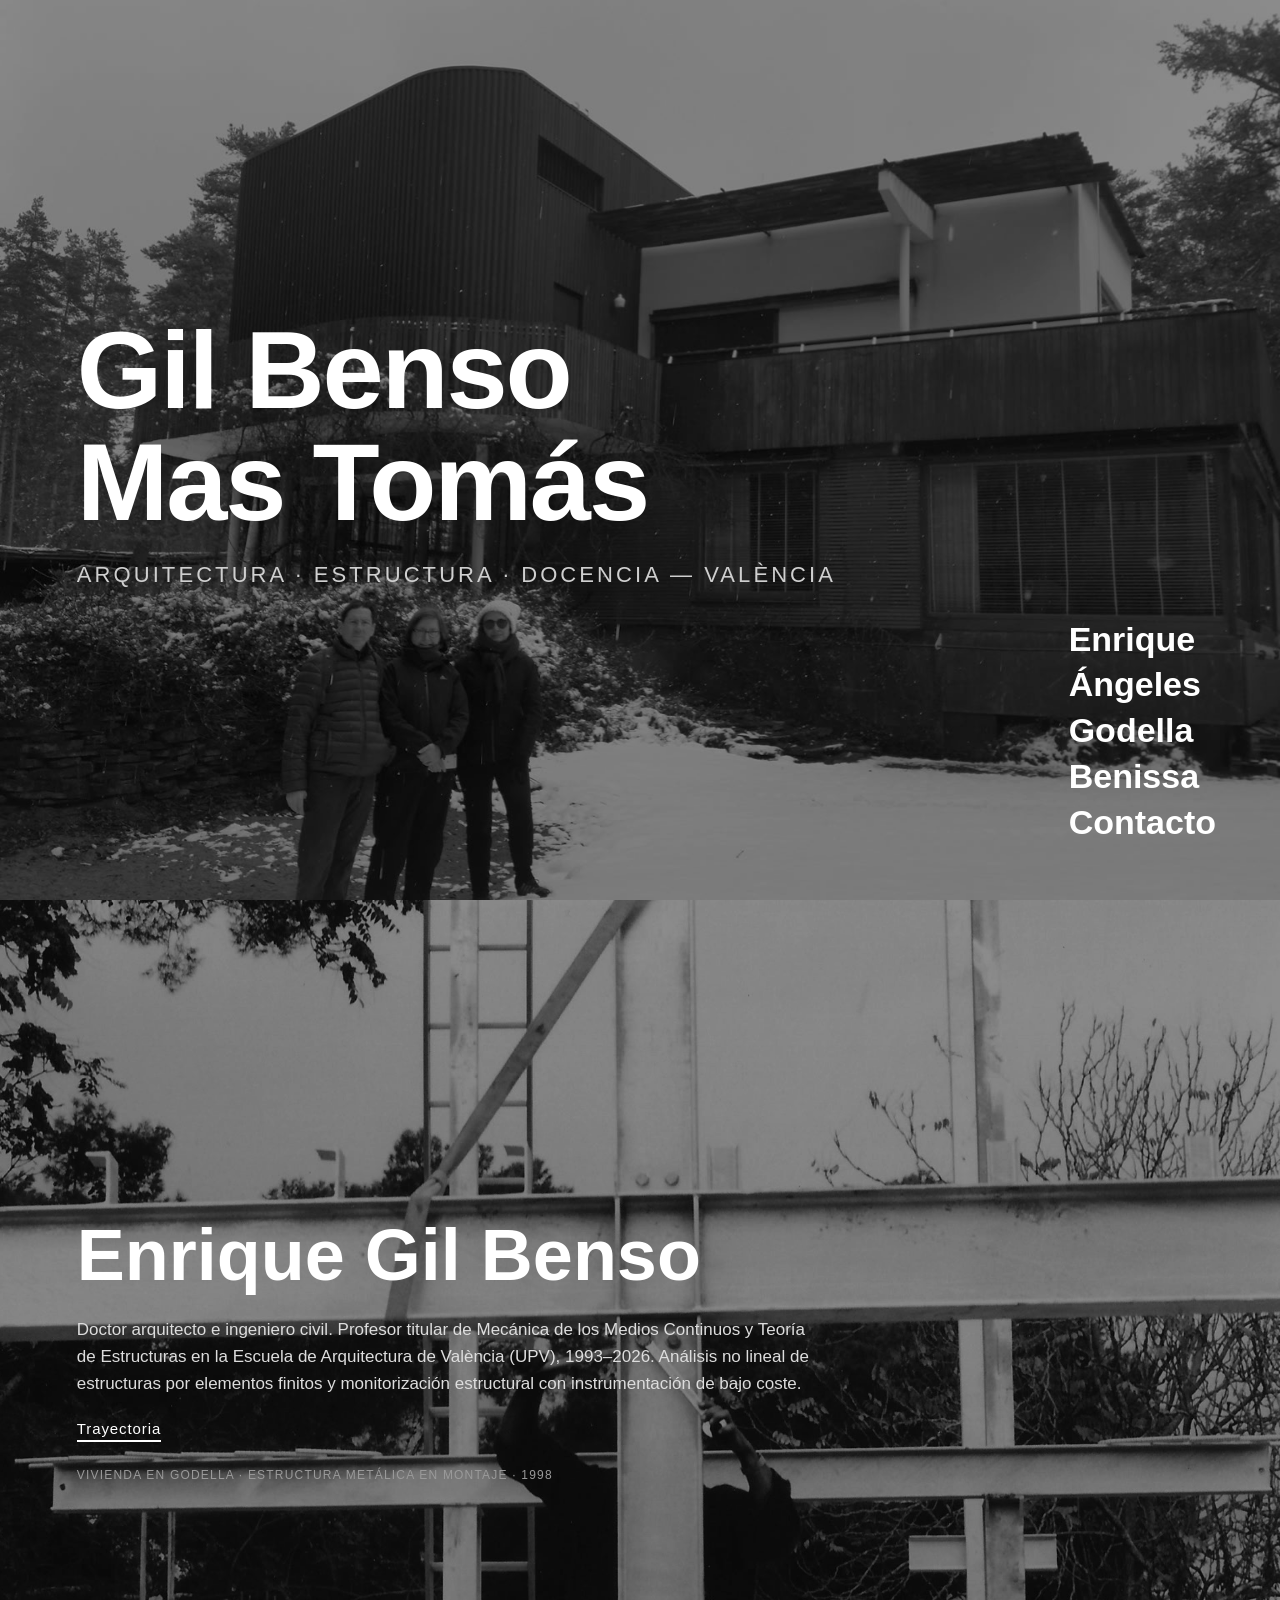
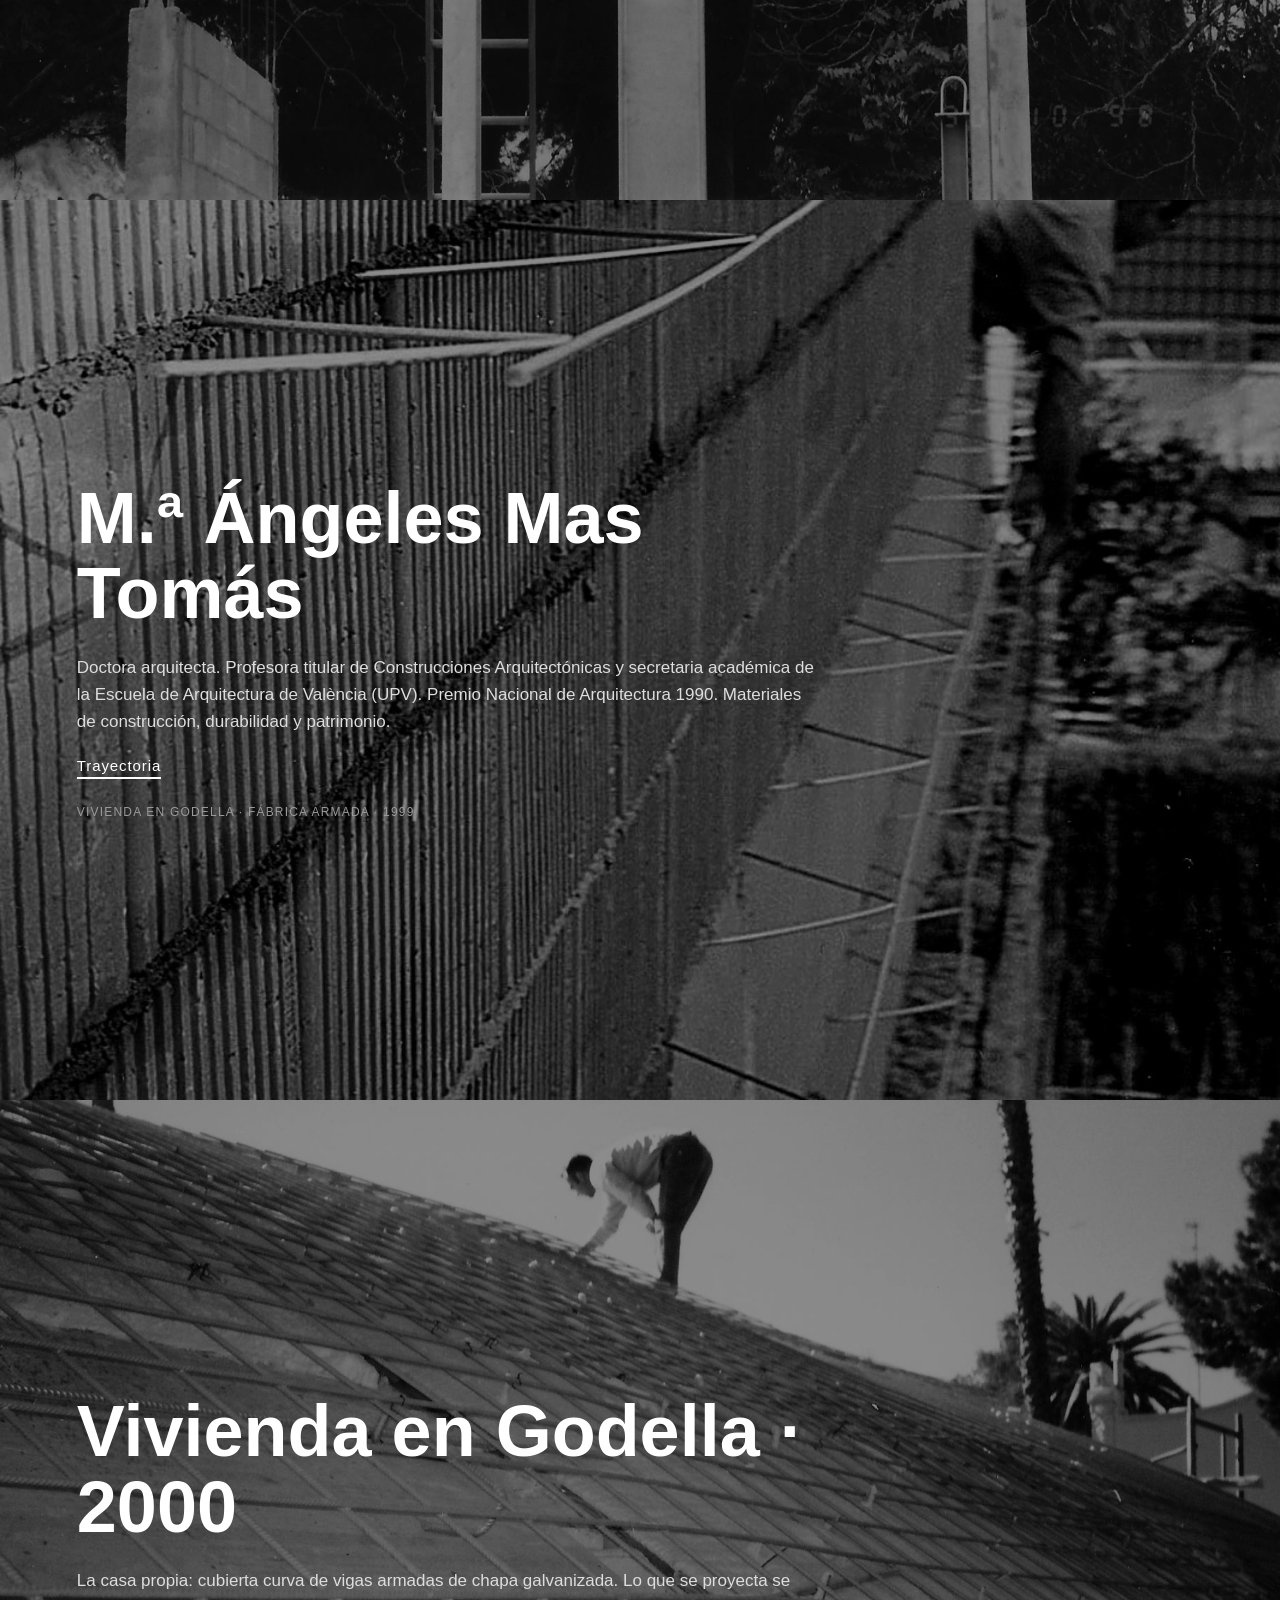
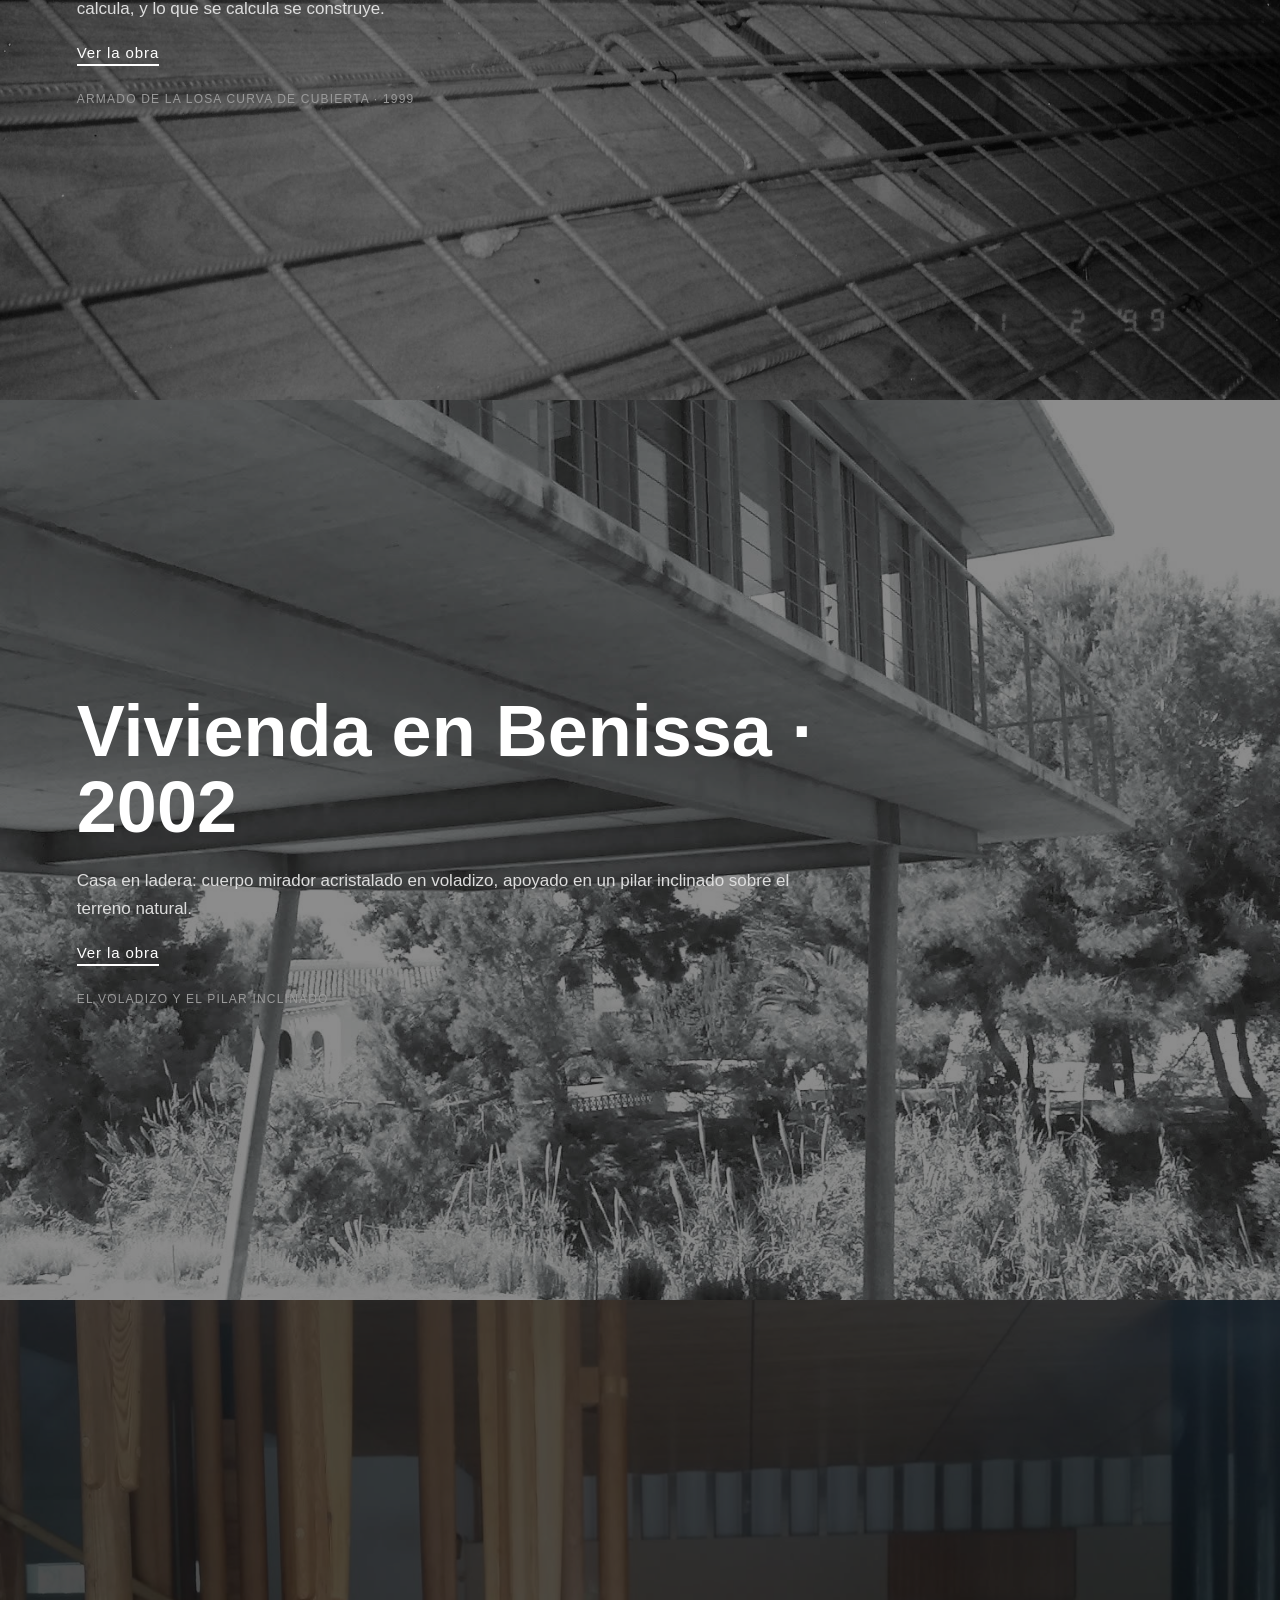
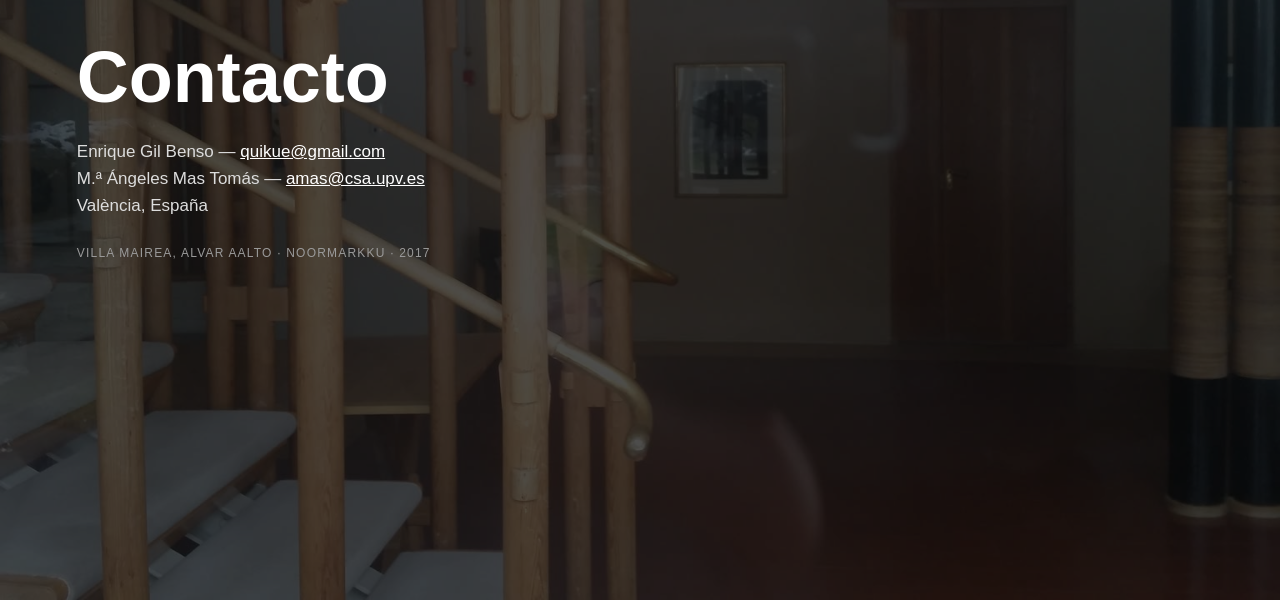
<file: index.html>
<!DOCTYPE html>
<html lang="es" class="snap">
<head>
<meta charset="utf-8">
<meta name="viewport" content="width=device-width, initial-scale=1">
<title>Gil Benso · Mas Tomás — arquitectura y estructura · València</title>
<meta name="description" content="Enrique Gil Benso y M.ª Ángeles Mas Tomás, doctores arquitectos y profesores de la Universitat Politècnica de València. Obra construida, estructuras, materiales y docencia.">
<meta property="og:title" content="Gil Benso · Mas Tomás — arquitectura y estructura">
<meta property="og:description" content="Doctores arquitectos, Universitat Politècnica de València. Obra construida, estructuras, materiales y docencia.">
<meta property="og:image" content="https://www.quikue.es/assets/mairea_tres_bn.jpg">
<meta property="og:url" content="https://www.quikue.es/">
<link rel="icon" type="image/svg+xml" href="favicon.svg">
<link rel="stylesheet" href="estilo.css">
</head>
<body>

<nav class="menu" aria-label="Secciones">
  <a href="#enrique">Enrique</a>
  <a href="#angeles">Ángeles</a>
  <a href="godella.html">Godella</a>
  <a href="benissa.html">Benissa</a>
  <a href="#contacto">Contacto</a>
</nav>

<section class="pantalla" id="portada">
  <img class="fondo" src="assets/mairea_tres_bn.jpg" alt="Ante la Villa Mairea de Alvar Aalto, Noormarkku, 2017">
  <div class="marca">
    Gil Benso<br>Mas Tomás
    <small>Arquitectura · Estructura · Docencia — València</small>
  </div>
</section>

<section class="pantalla" id="enrique">
  <img class="fondo" src="assets/obra_11.jpg" alt="Montaje de la estructura metálica de la vivienda en Godella, 1998">
  <div class="pie">
    <h2>Enrique Gil Benso</h2>
    <p>Doctor arquitecto e ingeniero civil. Profesor titular de Mecánica de los
    Medios Continuos y Teoría de Estructuras en la Escuela de Arquitectura de
    València (UPV), 1993–2026. Análisis no lineal de estructuras por elementos
    finitos y monitorización estructural con instrumentación de bajo coste.</p>
    <a class="mas" href="enrique.html">Trayectoria</a>
    <div class="ficha">Vivienda en Godella · estructura metálica en montaje · 1998</div>
  </div>
</section>

<section class="pantalla" id="angeles">
  <img class="fondo" src="assets/obra_muro_bn.jpg" alt="Fábrica armada en ejecución, vivienda en Godella, 1999">
  <div class="pie">
    <h2>M.ª Ángeles Mas Tomás</h2>
    <p>Doctora arquitecta. Profesora titular de Construcciones Arquitectónicas
    y secretaria académica de la Escuela de Arquitectura de València (UPV).
    Premio Nacional de Arquitectura 1990. Materiales de construcción,
    durabilidad y patrimonio.</p>
    <a class="mas" href="angeles.html">Trayectoria</a>
    <div class="ficha">Vivienda en Godella · fábrica armada · 1999</div>
  </div>
</section>

<section class="pantalla" id="godella">
  <img class="fondo" src="assets/obra_lamina_bn.jpg" alt="Armado de la losa curva de cubierta, vivienda en Godella, 1999">
  <div class="pie">
    <h2>Vivienda en Godella · 2000</h2>
    <p>La casa propia: cubierta curva de vigas armadas de chapa galvanizada.
    Lo que se proyecta se calcula, y lo que se calcula se construye.</p>
    <a class="mas" href="godella.html">Ver la obra</a>
    <div class="ficha">Armado de la losa curva de cubierta · 1999</div>
  </div>
</section>

<section class="pantalla" id="benissa">
  <img class="fondo" src="assets/benissa_pilar_bn.jpg" alt="Cuerpo volado sobre pilar inclinado, vivienda en Benissa, 2002">
  <div class="pie">
    <h2>Vivienda en Benissa · 2002</h2>
    <p>Casa en ladera: cuerpo mirador acristalado en voladizo, apoyado en un
    pilar inclinado sobre el terreno natural.</p>
    <a class="mas" href="benissa.html">Ver la obra</a>
    <div class="ficha">El voladizo y el pilar inclinado</div>
  </div>
</section>

<section class="pantalla" id="contacto">
  <img class="fondo" src="assets/mairea_escalera_color.jpg" alt="Escalera de la Villa Mairea, Alvar Aalto" style="opacity:.3">
  <div class="pie">
    <h2>Contacto</h2>
    <p>Enrique Gil Benso — <a href="mailto:quikue@gmail.com">quikue@gmail.com</a><br>
    M.ª Ángeles Mas Tomás — <a href="mailto:amas@csa.upv.es">amas@csa.upv.es</a><br>
    València, España</p>
    <div class="ficha">Villa Mairea, Alvar Aalto · Noormarkku · 2017</div>
  </div>
</section>

</body>
</html>
</file>
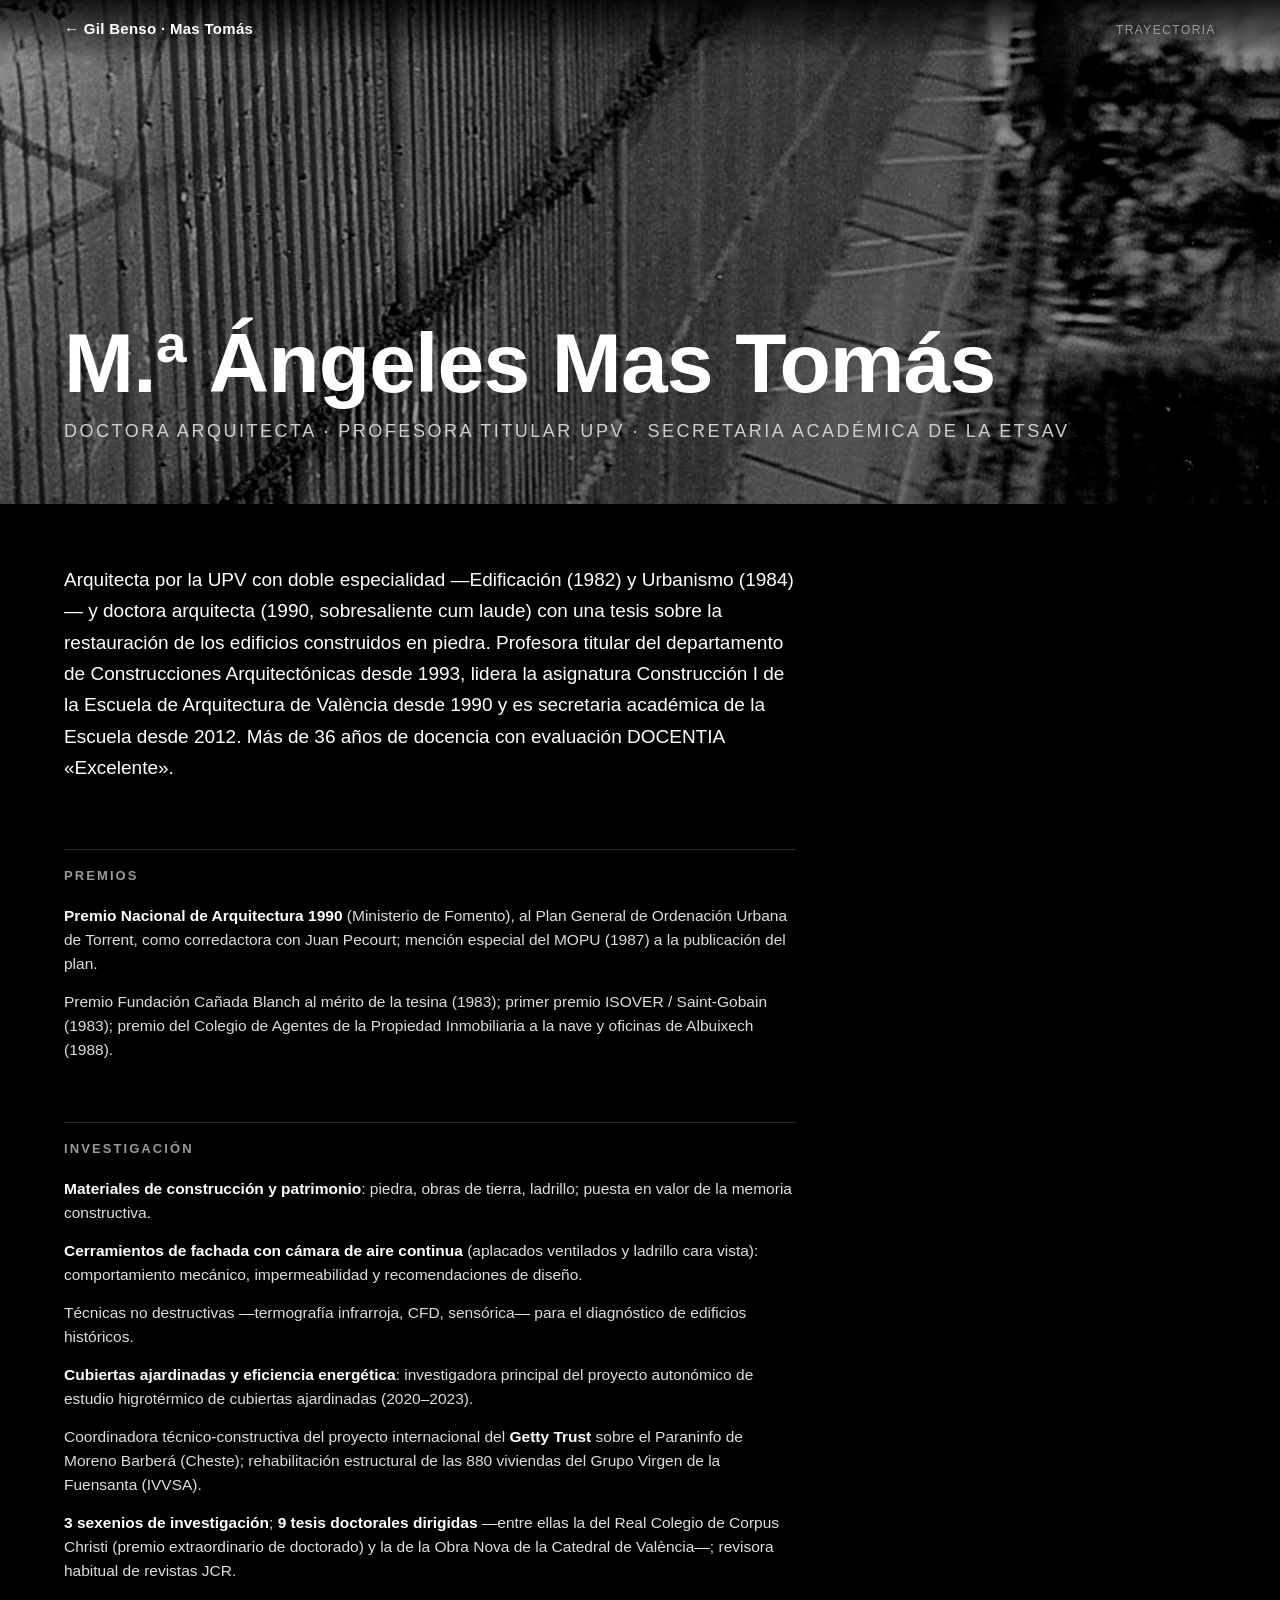
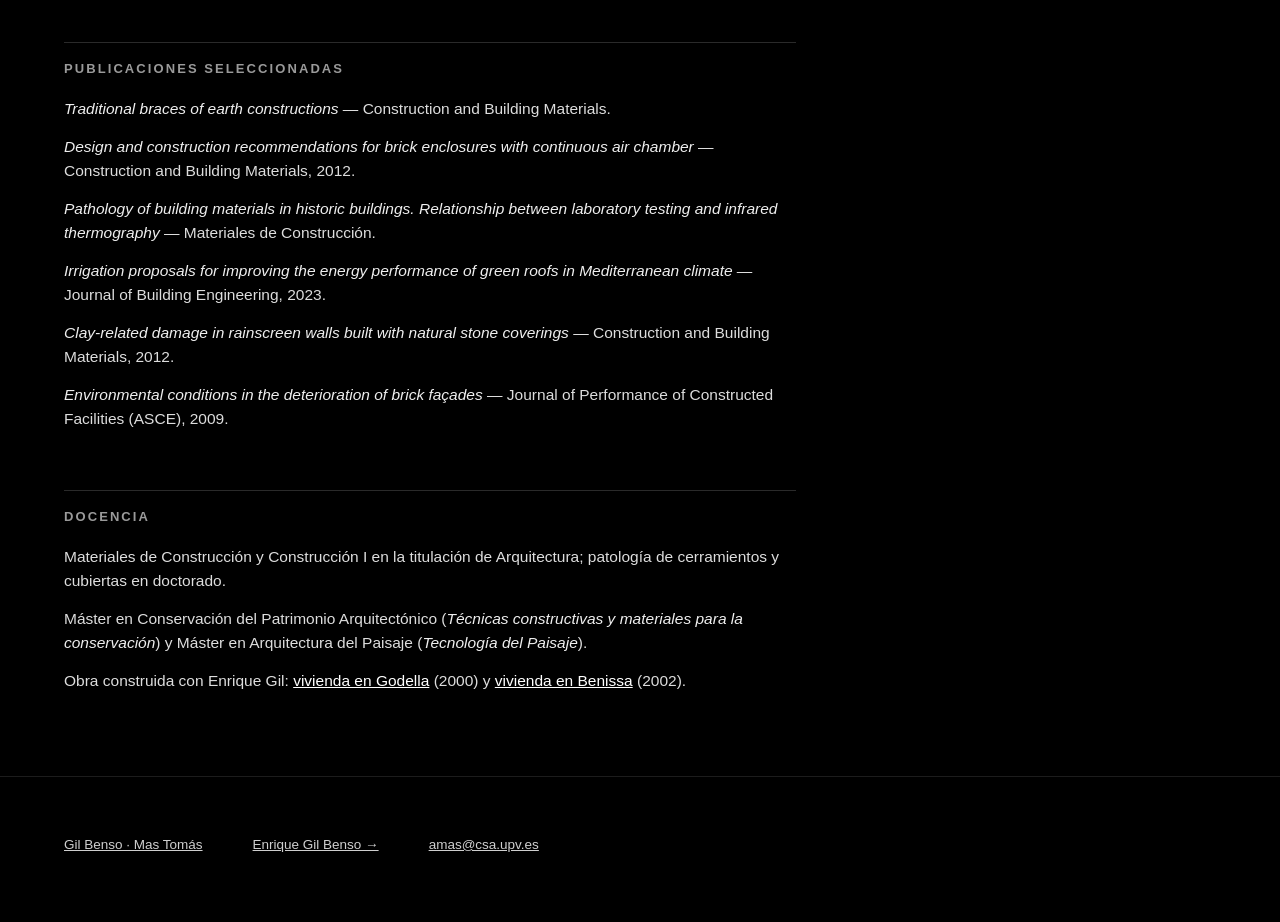
<file: angeles.html>
<!DOCTYPE html>
<html lang="es">
<head>
<meta charset="utf-8">
<meta name="viewport" content="width=device-width, initial-scale=1">
<title>M.ª Ángeles Mas Tomás — trayectoria</title>
<meta name="description" content="M.ª Ángeles Mas Tomás, doctora arquitecta. Profesora titular de Construcciones Arquitectónicas de la UPV, secretaria académica de la ETSAV. Premio Nacional de Arquitectura 1990.">
<link rel="icon" type="image/svg+xml" href="favicon.svg">
<link rel="stylesheet" href="estilo.css">
</head>
<body>

<header class="volver">
  <a href="index.html">← Gil Benso · Mas Tomás</a>
  <span class="tag">Trayectoria</span>
</header>

<div class="hero" style="height:56vh">
  <img src="assets/obra_muro_bn.jpg" alt="Fábrica armada en ejecución, vivienda en Godella, 1999">
  <h1>M.ª Ángeles Mas Tomás
    <small>Doctora arquitecta · Profesora titular UPV · Secretaria académica de la ETSAV</small>
  </h1>
</div>

<main class="texto">
  <p>Arquitecta por la UPV con doble especialidad —Edificación (1982) y
  Urbanismo (1984)— y doctora arquitecta (1990, sobresaliente cum laude) con
  una tesis sobre la restauración de los edificios construidos en piedra.
  Profesora titular del departamento de Construcciones Arquitectónicas desde
  1993, lidera la asignatura Construcción I de la Escuela de Arquitectura de
  València desde 1990 y es secretaria académica de la Escuela desde 2012. Más
  de 36 años de docencia con evaluación DOCENTIA «Excelente».</p>
</main>

<div class="seccion">
  <h2>Premios</h2>
  <ul>
    <li><b>Premio Nacional de Arquitectura 1990</b> (Ministerio de Fomento),
    al Plan General de Ordenación Urbana de Torrent, como corredactora con
    Juan Pecourt; mención especial del MOPU (1987) a la publicación del
    plan.</li>
    <li>Premio Fundación Cañada Blanch al mérito de la tesina (1983); primer
    premio ISOVER / Saint-Gobain (1983); premio del Colegio de Agentes de la
    Propiedad Inmobiliaria a la nave y oficinas de Albuixech (1988).</li>
  </ul>
</div>

<div class="seccion">
  <h2>Investigación</h2>
  <ul>
    <li><b>Materiales de construcción y patrimonio</b>: piedra, obras de
    tierra, ladrillo; puesta en valor de la memoria constructiva.</li>
    <li><b>Cerramientos de fachada con cámara de aire continua</b> (aplacados
    ventilados y ladrillo cara vista): comportamiento mecánico, impermeabilidad
    y recomendaciones de diseño.</li>
    <li>Técnicas no destructivas —termografía infrarroja, CFD, sensórica— para
    el diagnóstico de edificios históricos.</li>
    <li><b>Cubiertas ajardinadas y eficiencia energética</b>: investigadora
    principal del proyecto autonómico de estudio higrotérmico de cubiertas
    ajardinadas (2020–2023).</li>
    <li>Coordinadora técnico-constructiva del proyecto internacional del
    <b>Getty Trust</b> sobre el Paraninfo de Moreno Barberá (Cheste);
    rehabilitación estructural de las 880 viviendas del Grupo Virgen de la
    Fuensanta (IVVSA).</li>
    <li><b>3 sexenios de investigación</b>; <b>9 tesis doctorales dirigidas</b>
    —entre ellas la del Real Colegio de Corpus Christi (premio extraordinario
    de doctorado) y la de la Obra Nova de la Catedral de València—; revisora
    habitual de revistas JCR.</li>
  </ul>
</div>

<div class="seccion">
  <h2>Publicaciones seleccionadas</h2>
  <ul>
    <li><i>Traditional braces of earth constructions</i> — Construction and
    Building Materials.</li>
    <li><i>Design and construction recommendations for brick enclosures with
    continuous air chamber</i> — Construction and Building Materials, 2012.</li>
    <li><i>Pathology of building materials in historic buildings. Relationship
    between laboratory testing and infrared thermography</i> — Materiales de
    Construcción.</li>
    <li><i>Irrigation proposals for improving the energy performance of green
    roofs in Mediterranean climate</i> — Journal of Building Engineering, 2023.</li>
    <li><i>Clay-related damage in rainscreen walls built with natural stone
    coverings</i> — Construction and Building Materials, 2012.</li>
    <li><i>Environmental conditions in the deterioration of brick façades</i> —
    Journal of Performance of Constructed Facilities (ASCE), 2009.</li>
  </ul>
</div>

<div class="seccion">
  <h2>Docencia</h2>
  <ul>
    <li>Materiales de Construcción y Construcción I en la titulación de
    Arquitectura; patología de cerramientos y cubiertas en doctorado.</li>
    <li>Máster en Conservación del Patrimonio Arquitectónico (<i>Técnicas
    constructivas y materiales para la conservación</i>) y Máster en
    Arquitectura del Paisaje (<i>Tecnología del Paisaje</i>).</li>
    <li>Obra construida con Enrique Gil: <a href="godella.html">vivienda en
    Godella</a> (2000) y <a href="benissa.html">vivienda en Benissa</a> (2002).</li>
  </ul>
</div>

<footer class="pagina">
  <span><a href="index.html">Gil Benso · Mas Tomás</a></span>
  <span><a href="enrique.html">Enrique Gil Benso →</a></span>
  <span><a href="mailto:amas@csa.upv.es">amas@csa.upv.es</a></span>
</footer>

</body>
</html>
</file>
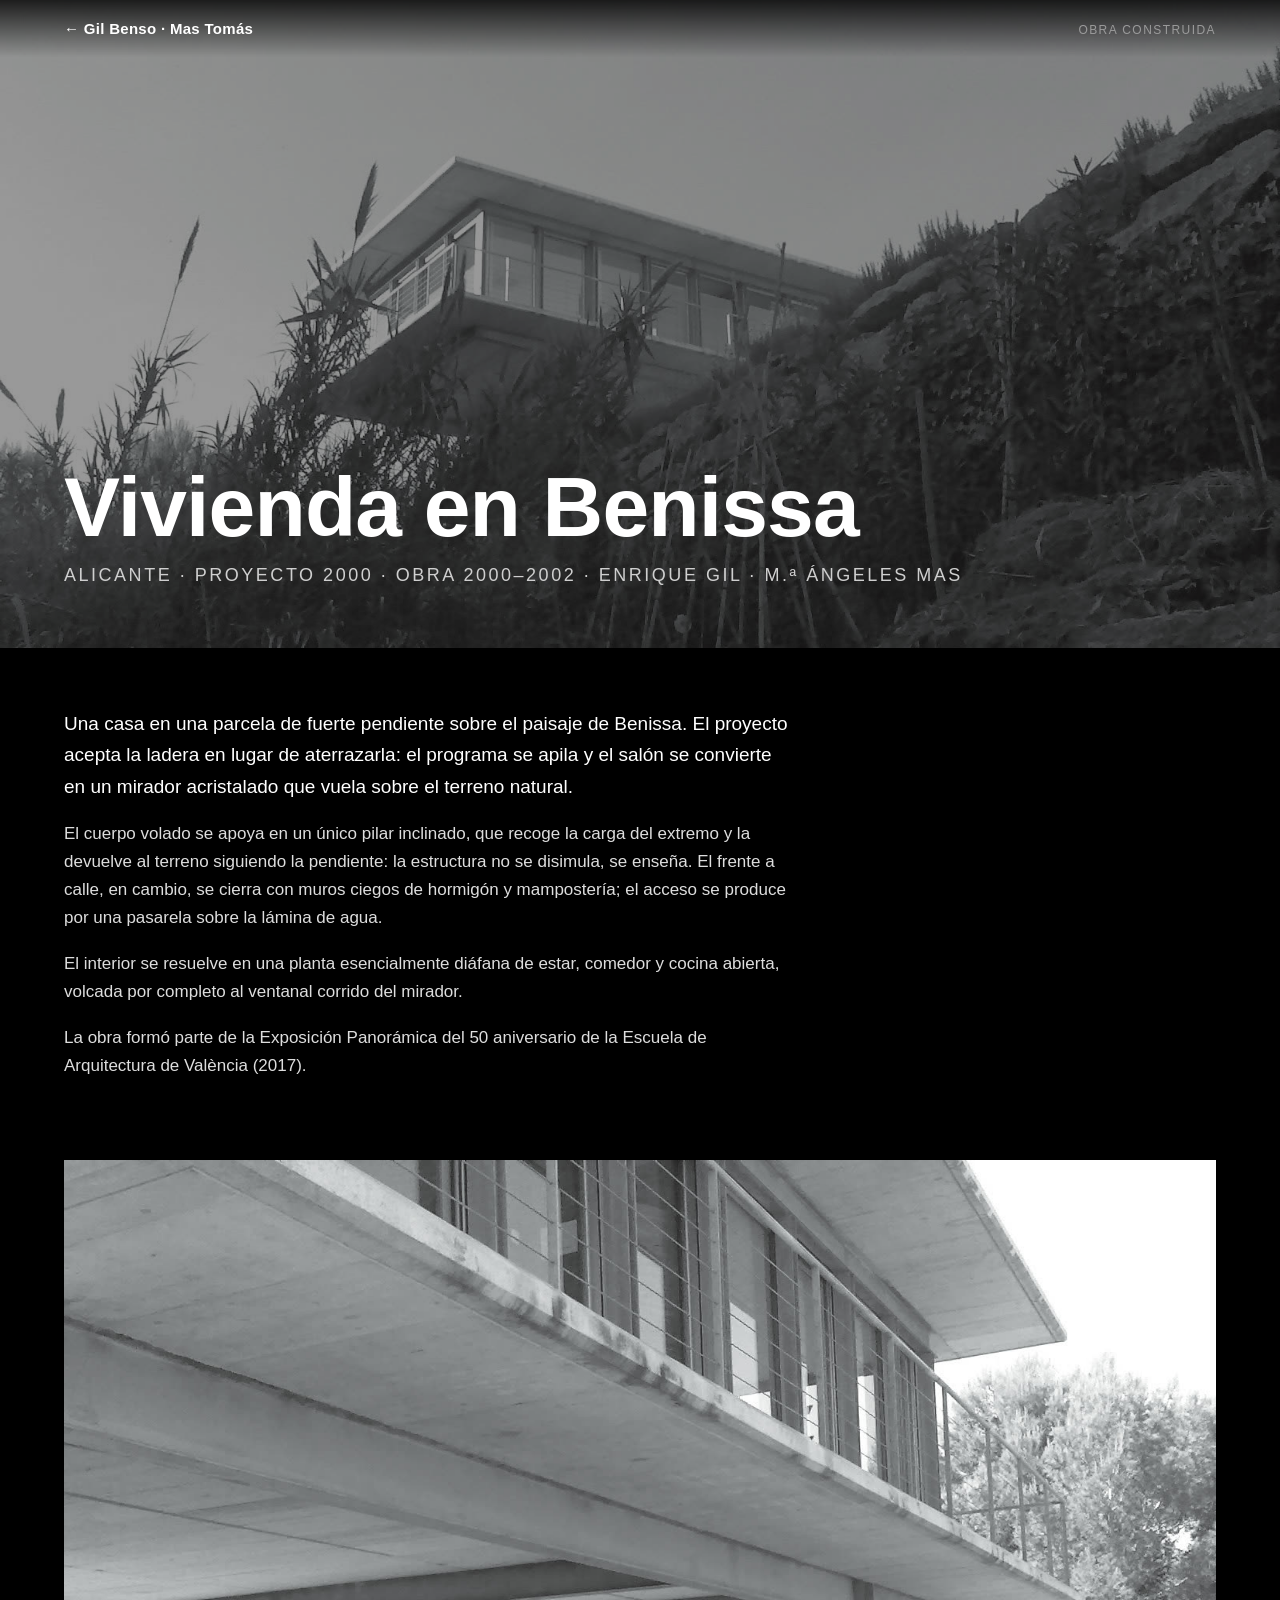
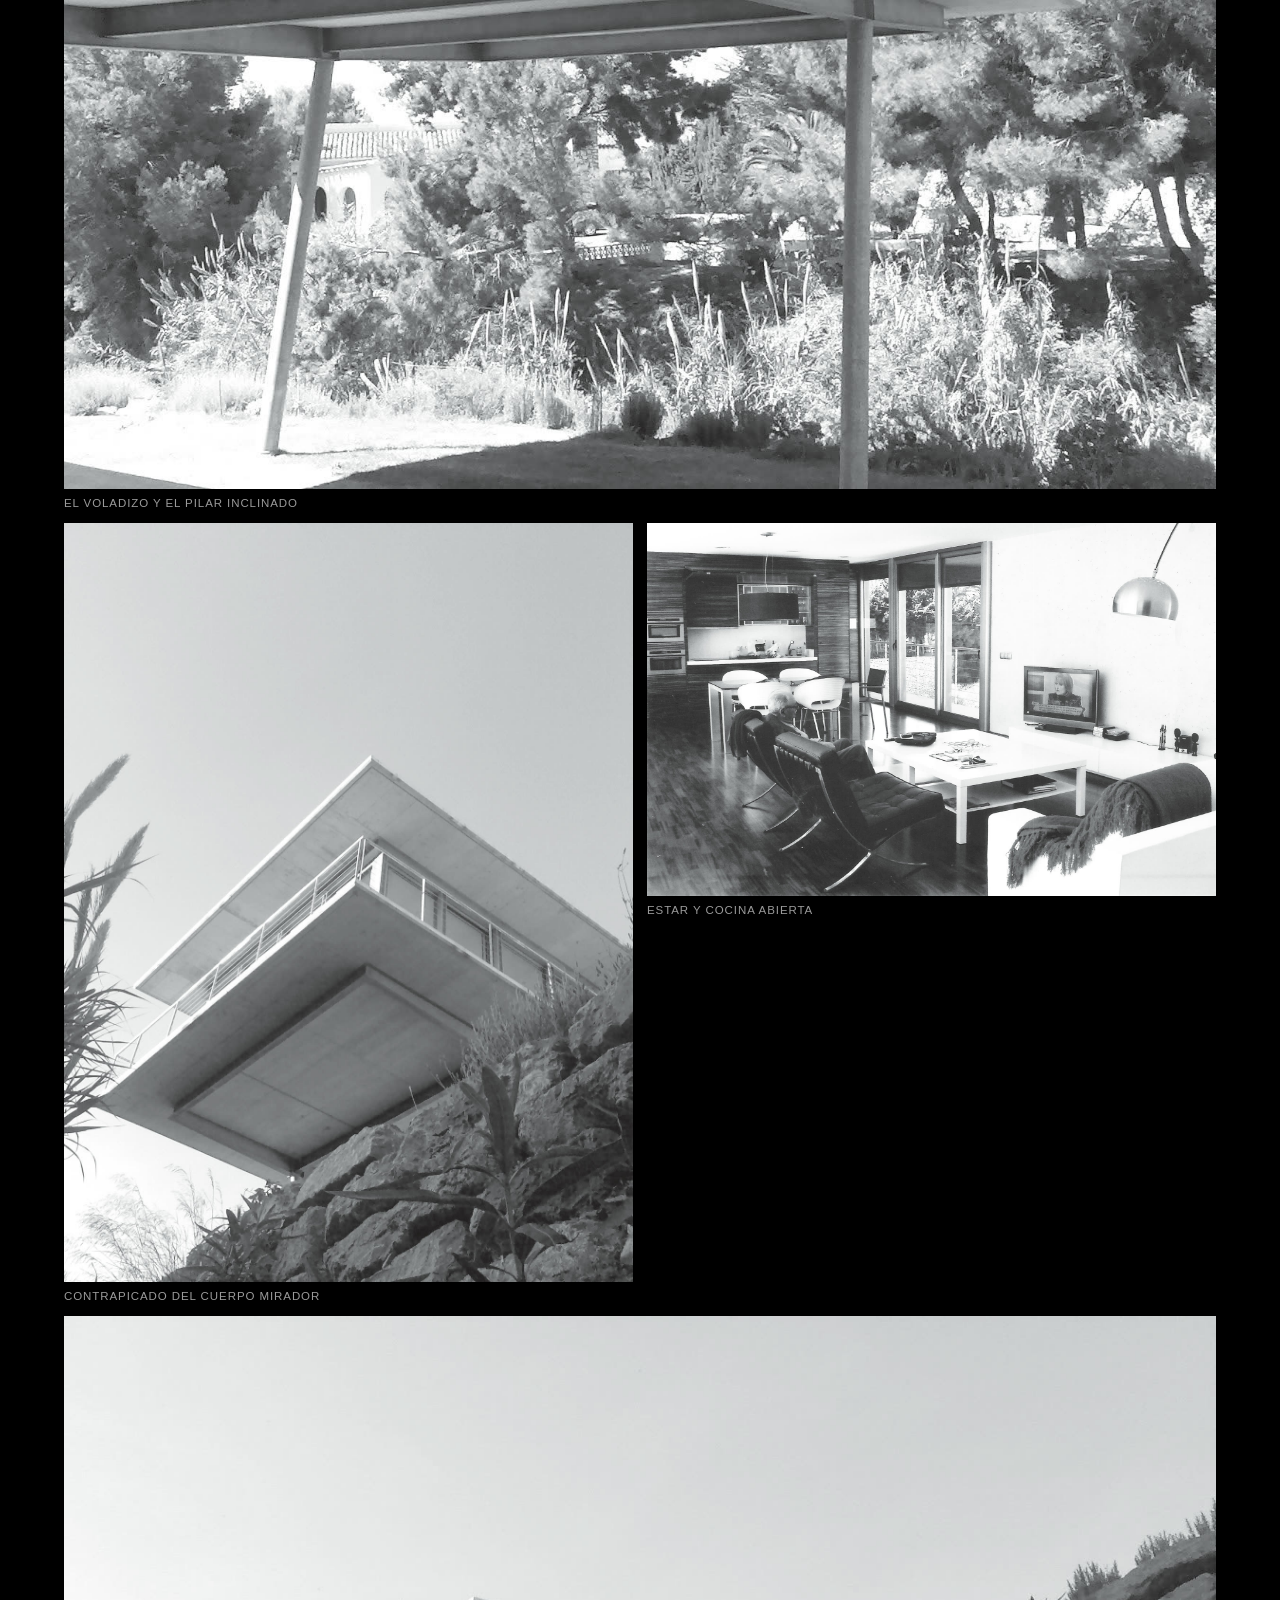
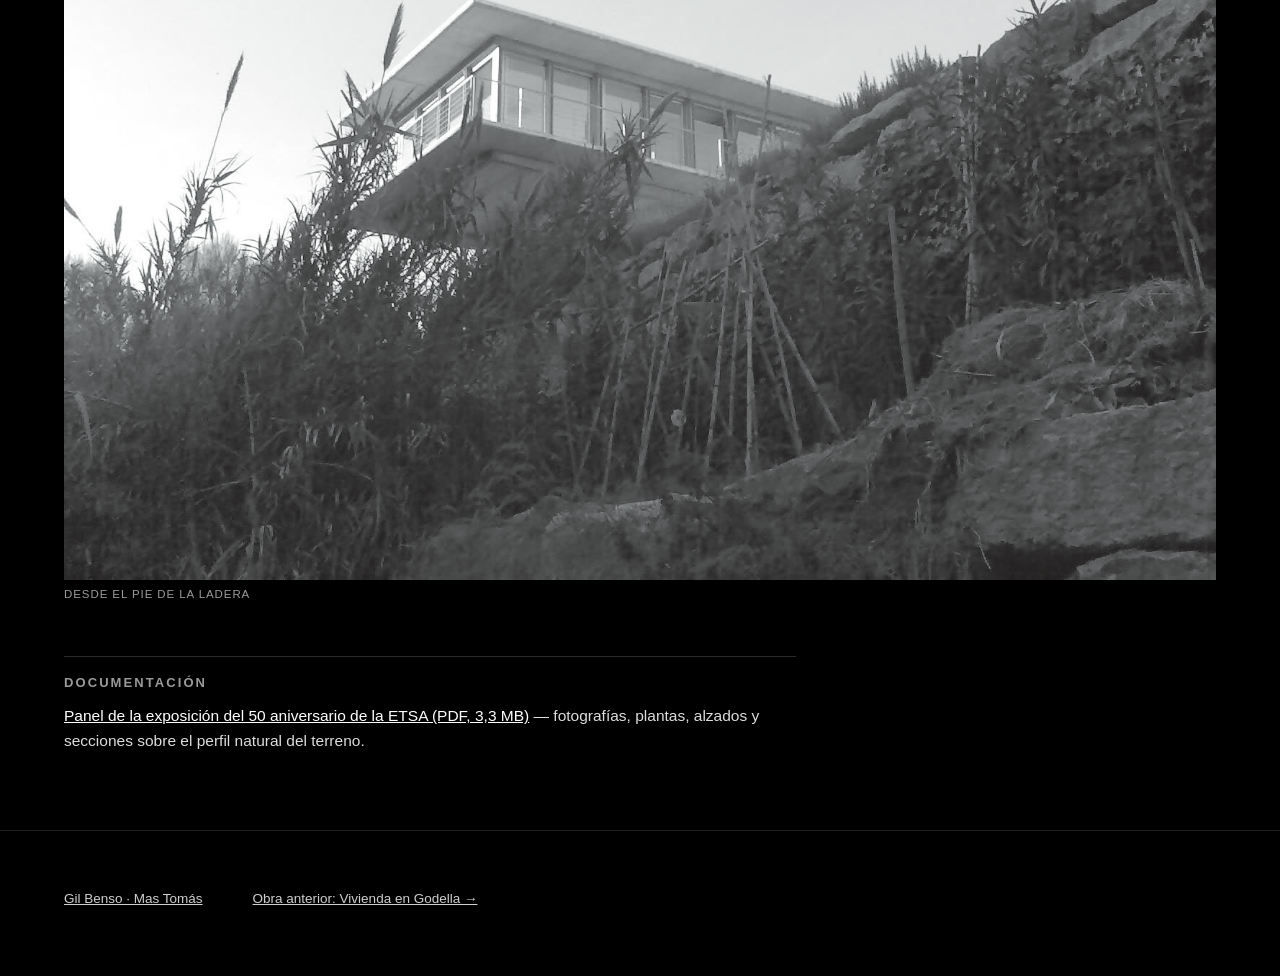
<file: benissa.html>
<!DOCTYPE html>
<html lang="es">
<head>
<meta charset="utf-8">
<meta name="viewport" content="width=device-width, initial-scale=1">
<title>Vivienda en Benissa · 2002 — Gil Benso · Mas Tomás</title>
<meta name="description" content="Vivienda unifamiliar en Benissa (Alicante), 2000–2002. Cuerpo mirador en voladizo sobre pilar inclinado, en ladera. Proyecto de Enrique Gil y M.ª Ángeles Mas.">
<link rel="icon" type="image/svg+xml" href="favicon.svg">
<link rel="stylesheet" href="estilo.css">
</head>
<body>

<header class="volver">
  <a href="index.html">← Gil Benso · Mas Tomás</a>
  <span class="tag">Obra construida</span>
</header>

<div class="hero">
  <img src="assets/benissa_ladera_bn.jpg" alt="El cuerpo mirador sobre la ladera, vivienda en Benissa">
  <h1>Vivienda en Benissa
    <small>Alicante · proyecto 2000 · obra 2000–2002 · Enrique Gil · M.ª Ángeles Mas</small>
  </h1>
</div>

<main class="texto">
  <p>Una casa en una parcela de fuerte pendiente sobre el paisaje de Benissa.
  El proyecto acepta la ladera en lugar de aterrazarla: el programa se apila y
  el salón se convierte en un mirador acristalado que vuela sobre el terreno
  natural.</p>

  <p>El cuerpo volado se apoya en un único pilar inclinado, que recoge la
  carga del extremo y la devuelve al terreno siguiendo la pendiente: la
  estructura no se disimula, se enseña. El frente a calle, en cambio, se
  cierra con muros ciegos de hormigón y mampostería; el acceso se produce por
  una pasarela sobre la lámina de agua.</p>

  <p>El interior se resuelve en una planta esencialmente diáfana de estar,
  comedor y cocina abierta, volcada por completo al ventanal corrido del
  mirador.</p>

  <p>La obra formó parte de la Exposición Panorámica del 50 aniversario de la
  Escuela de Arquitectura de València (2017).</p>
</main>

<div class="galeria">
  <figure class="ancha">
    <img src="assets/benissa_pilar_bn.jpg" alt="El voladizo y el pilar inclinado bajo el cuerpo mirador">
    <figcaption>El voladizo y el pilar inclinado</figcaption>
  </figure>
  <figure>
    <img src="assets/benissa_voladizo_bn.jpg" alt="Contrapicado del cuerpo mirador en voladizo">
    <figcaption>Contrapicado del cuerpo mirador</figcaption>
  </figure>
  <figure>
    <img src="assets/benissa_salon_bn.jpg" alt="Estar y cocina abierta, volcados al ventanal">
    <figcaption>Estar y cocina abierta</figcaption>
  </figure>
  <figure class="ancha">
    <img src="assets/benissa_ladera_bn.jpg" alt="La casa vista desde el pie de la ladera">
    <figcaption>Desde el pie de la ladera</figcaption>
  </figure>
</div>

<div class="seccion">
  <h2>Documentación</h2>
  <p><a href="assets/poster_benissa.pdf">Panel de la exposición del 50 aniversario de la ETSA (PDF, 3,3 MB)</a> —
  fotografías, plantas, alzados y secciones sobre el perfil natural del
  terreno.</p>
</div>

<footer class="pagina">
  <span><a href="index.html">Gil Benso · Mas Tomás</a></span>
  <span><a href="godella.html">Obra anterior: Vivienda en Godella →</a></span>
</footer>

</body>
</html>
</file>
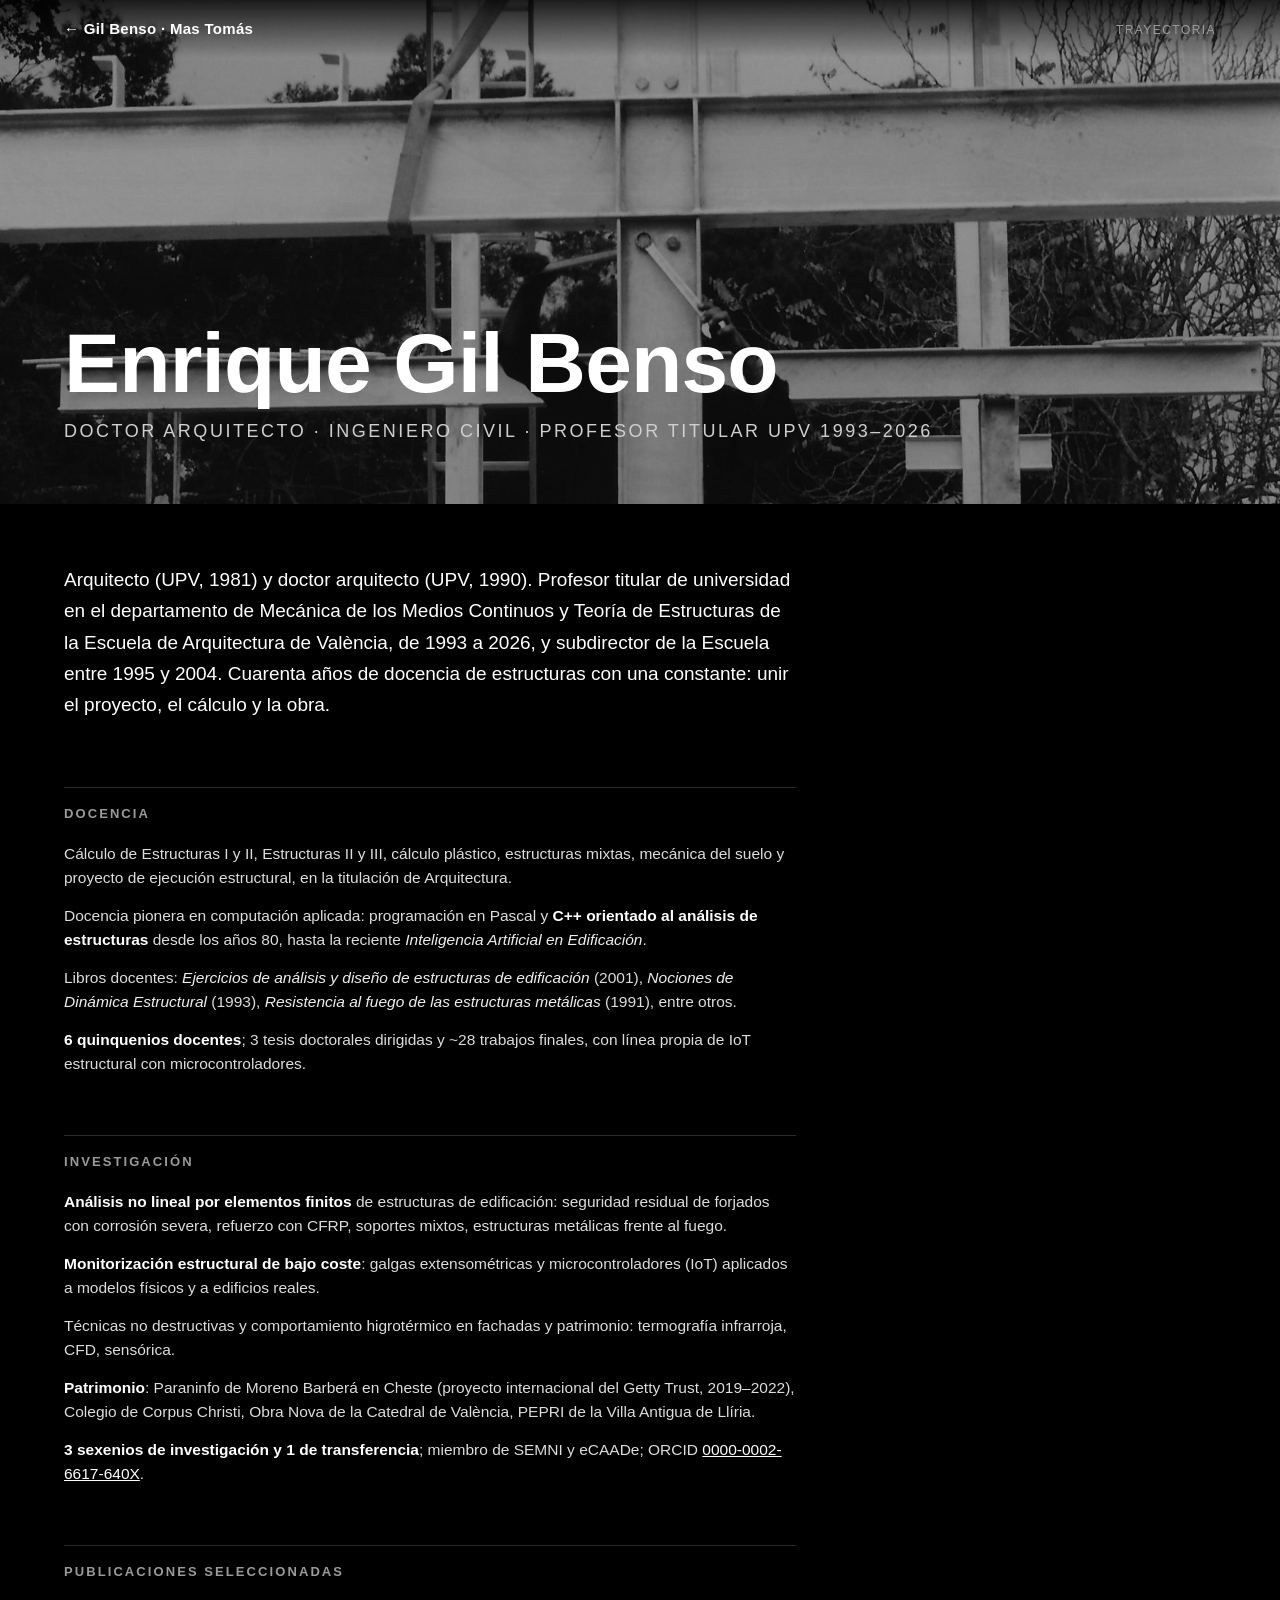
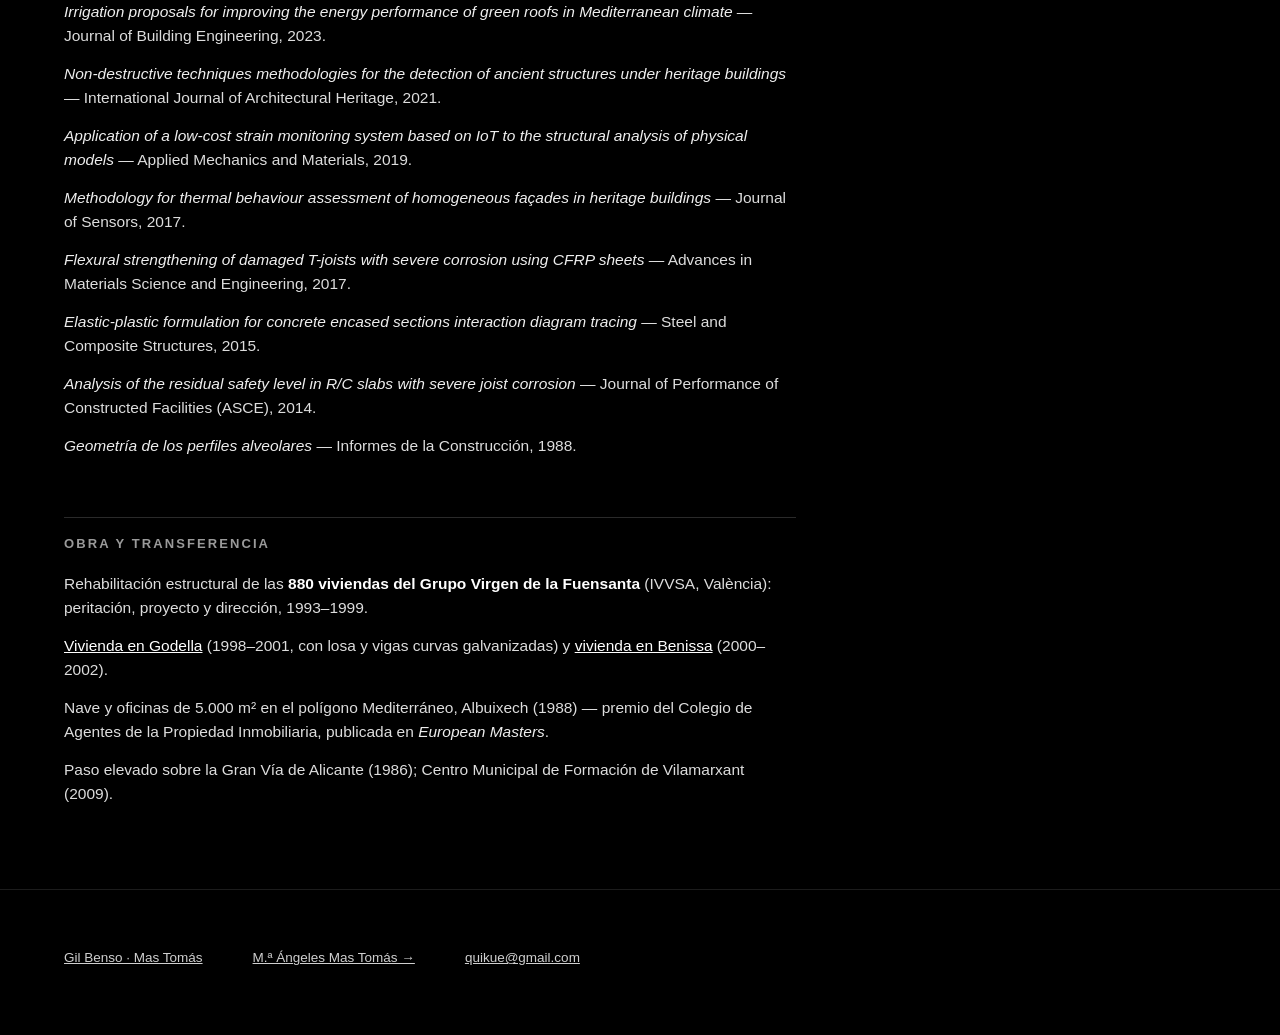
<file: enrique.html>
<!DOCTYPE html>
<html lang="es">
<head>
<meta charset="utf-8">
<meta name="viewport" content="width=device-width, initial-scale=1">
<title>Enrique Gil Benso — trayectoria</title>
<meta name="description" content="Enrique Gil Benso, doctor arquitecto e ingeniero civil. Profesor titular de Estructuras de la UPV (1993–2026). Elementos finitos, monitorización estructural, patrimonio.">
<link rel="icon" type="image/svg+xml" href="favicon.svg">
<link rel="stylesheet" href="estilo.css">
</head>
<body>

<header class="volver">
  <a href="index.html">← Gil Benso · Mas Tomás</a>
  <span class="tag">Trayectoria</span>
</header>

<div class="hero" style="height:56vh">
  <img src="assets/obra_11.jpg" alt="Montaje de estructura metálica, vivienda en Godella, 1998">
  <h1>Enrique Gil Benso
    <small>Doctor arquitecto · Ingeniero civil · Profesor titular UPV 1993–2026</small>
  </h1>
</div>

<main class="texto">
  <p>Arquitecto (UPV, 1981) y doctor arquitecto (UPV, 1990). Profesor titular
  de universidad en el departamento de Mecánica de los Medios Continuos y
  Teoría de Estructuras de la Escuela de Arquitectura de València, de 1993 a
  2026, y subdirector de la Escuela entre 1995 y 2004. Cuarenta años de
  docencia de estructuras con una constante: unir el proyecto, el cálculo y la
  obra.</p>
</main>

<div class="seccion">
  <h2>Docencia</h2>
  <ul>
    <li>Cálculo de Estructuras I y II, Estructuras II y III, cálculo plástico,
    estructuras mixtas, mecánica del suelo y proyecto de ejecución estructural,
    en la titulación de Arquitectura.</li>
    <li>Docencia pionera en computación aplicada: programación en Pascal y
    <b>C++ orientado al análisis de estructuras</b> desde los años 80, hasta la
    reciente <i>Inteligencia Artificial en Edificación</i>.</li>
    <li>Libros docentes: <i>Ejercicios de análisis y diseño de estructuras de
    edificación</i> (2001), <i>Nociones de Dinámica Estructural</i> (1993),
    <i>Resistencia al fuego de las estructuras metálicas</i> (1991), entre otros.</li>
    <li><b>6 quinquenios docentes</b>; 3 tesis doctorales dirigidas y ~28
    trabajos finales, con línea propia de IoT estructural con
    microcontroladores.</li>
  </ul>
</div>

<div class="seccion">
  <h2>Investigación</h2>
  <ul>
    <li><b>Análisis no lineal por elementos finitos</b> de estructuras de
    edificación: seguridad residual de forjados con corrosión severa, refuerzo
    con CFRP, soportes mixtos, estructuras metálicas frente al fuego.</li>
    <li><b>Monitorización estructural de bajo coste</b>: galgas
    extensométricas y microcontroladores (IoT) aplicados a modelos físicos y a
    edificios reales.</li>
    <li>Técnicas no destructivas y comportamiento higrotérmico en fachadas y
    patrimonio: termografía infrarroja, CFD, sensórica.</li>
    <li><b>Patrimonio</b>: Paraninfo de Moreno Barberá en Cheste (proyecto
    internacional del Getty Trust, 2019–2022), Colegio de Corpus Christi, Obra
    Nova de la Catedral de València, PEPRI de la Villa Antigua de Llíria.</li>
    <li><b>3 sexenios de investigación y 1 de transferencia</b>; miembro de
    SEMNI y eCAADe; ORCID
    <a href="https://orcid.org/0000-0002-6617-640X">0000-0002-6617-640X</a>.</li>
  </ul>
</div>

<div class="seccion">
  <h2>Publicaciones seleccionadas</h2>
  <ul>
    <li><i>Irrigation proposals for improving the energy performance of green
    roofs in Mediterranean climate</i> — Journal of Building Engineering, 2023.</li>
    <li><i>Non-destructive techniques methodologies for the detection of
    ancient structures under heritage buildings</i> — International Journal of
    Architectural Heritage, 2021.</li>
    <li><i>Application of a low-cost strain monitoring system based on IoT to
    the structural analysis of physical models</i> — Applied Mechanics and
    Materials, 2019.</li>
    <li><i>Methodology for thermal behaviour assessment of homogeneous façades
    in heritage buildings</i> — Journal of Sensors, 2017.</li>
    <li><i>Flexural strengthening of damaged T-joists with severe corrosion
    using CFRP sheets</i> — Advances in Materials Science and Engineering, 2017.</li>
    <li><i>Elastic-plastic formulation for concrete encased sections
    interaction diagram tracing</i> — Steel and Composite Structures, 2015.</li>
    <li><i>Analysis of the residual safety level in R/C slabs with severe
    joist corrosion</i> — Journal of Performance of Constructed Facilities
    (ASCE), 2014.</li>
    <li><i>Geometría de los perfiles alveolares</i> — Informes de la
    Construcción, 1988.</li>
  </ul>
</div>

<div class="seccion">
  <h2>Obra y transferencia</h2>
  <ul>
    <li>Rehabilitación estructural de las <b>880 viviendas del Grupo Virgen de
    la Fuensanta</b> (IVVSA, València): peritación, proyecto y dirección,
    1993–1999.</li>
    <li><a href="godella.html">Vivienda en Godella</a> (1998–2001, con losa y
    vigas curvas galvanizadas) y <a href="benissa.html">vivienda en Benissa</a>
    (2000–2002).</li>
    <li>Nave y oficinas de 5.000 m² en el polígono Mediterráneo, Albuixech
    (1988) — premio del Colegio de Agentes de la Propiedad Inmobiliaria,
    publicada en <i>European Masters</i>.</li>
    <li>Paso elevado sobre la Gran Vía de Alicante (1986); Centro Municipal de
    Formación de Vilamarxant (2009).</li>
  </ul>
</div>

<footer class="pagina">
  <span><a href="index.html">Gil Benso · Mas Tomás</a></span>
  <span><a href="angeles.html">M.ª Ángeles Mas Tomás →</a></span>
  <span><a href="mailto:quikue@gmail.com">quikue@gmail.com</a></span>
</footer>

</body>
</html>
</file>
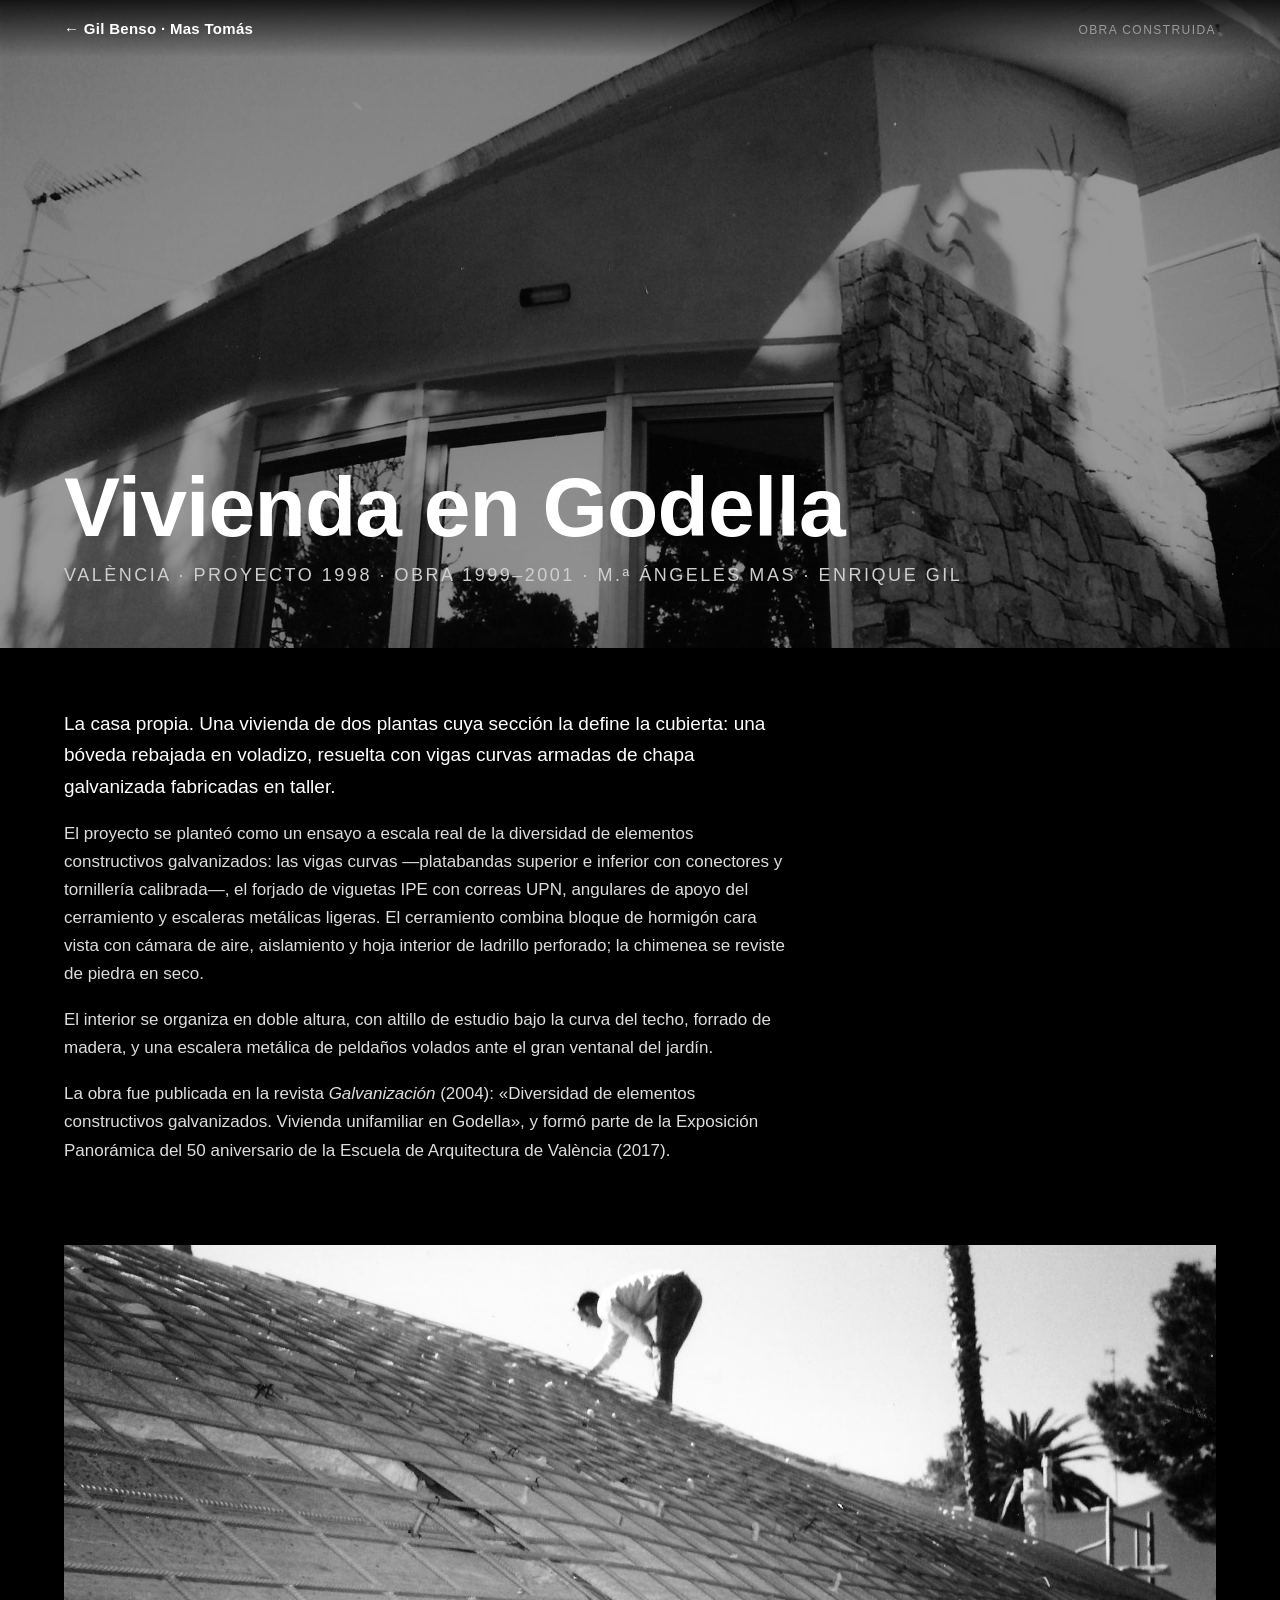
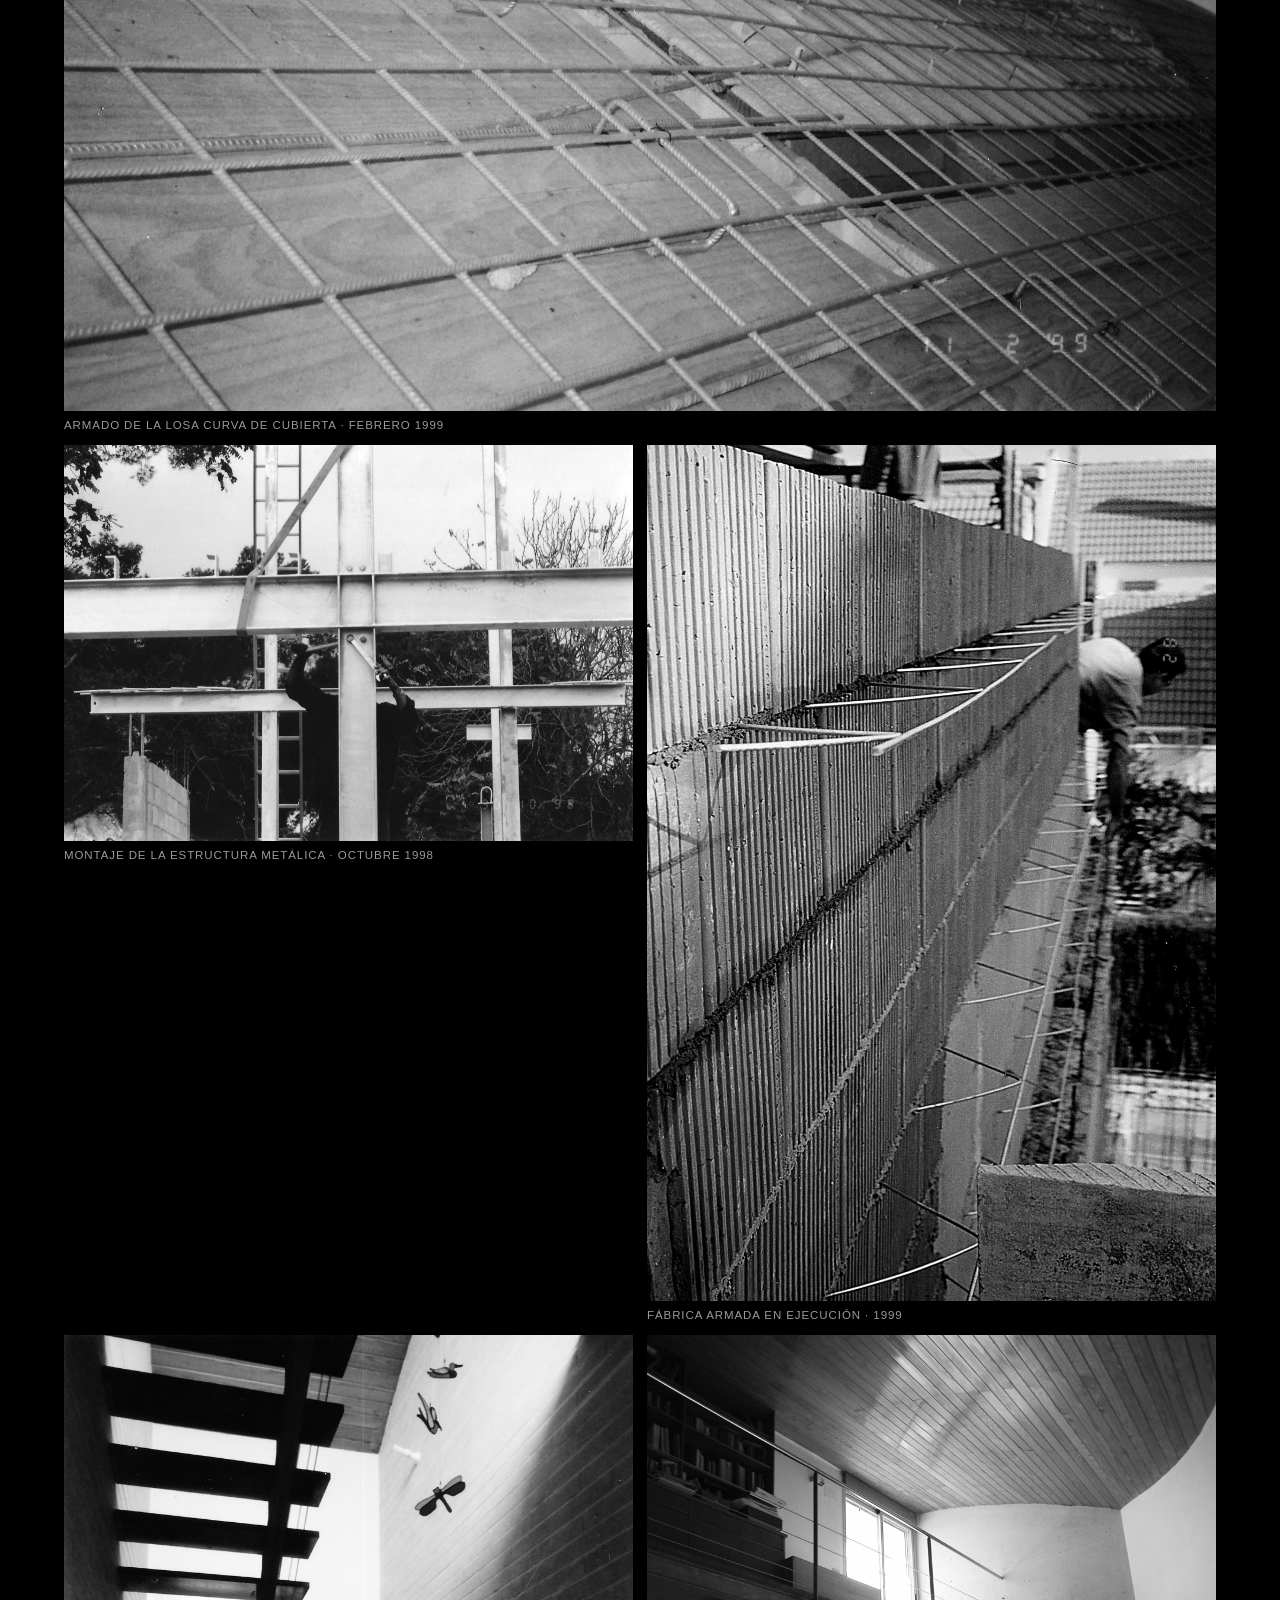
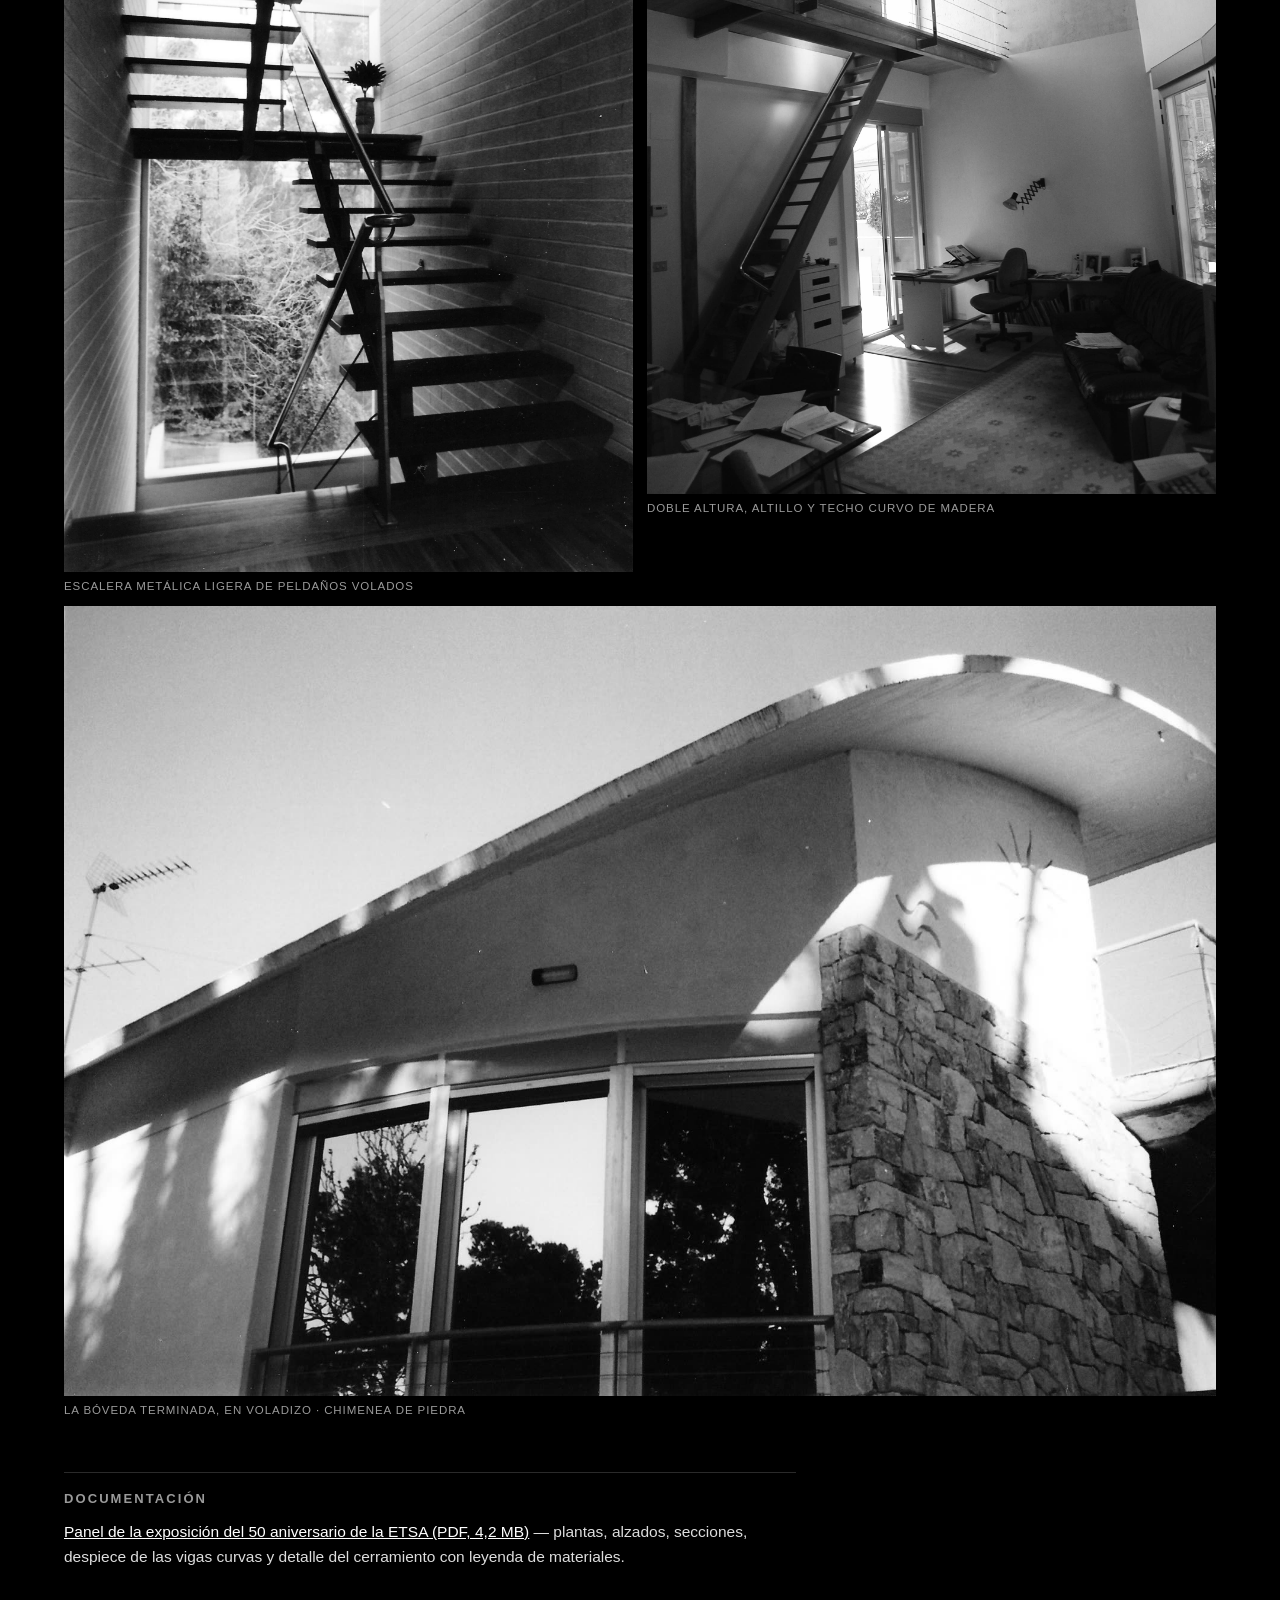
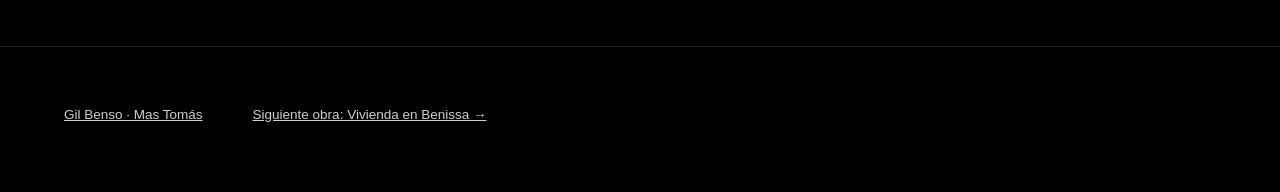
<file: godella.html>
<!DOCTYPE html>
<html lang="es">
<head>
<meta charset="utf-8">
<meta name="viewport" content="width=device-width, initial-scale=1">
<title>Vivienda en Godella · 2000 — Gil Benso · Mas Tomás</title>
<meta name="description" content="Vivienda unifamiliar en Godella (València), 1998–2001. Cubierta curva de vigas armadas de chapa galvanizada. Proyecto de M.ª Ángeles Mas y Enrique Gil.">
<link rel="icon" type="image/svg+xml" href="favicon.svg">
<link rel="stylesheet" href="estilo.css">
</head>
<body>

<header class="volver">
  <a href="index.html">← Gil Benso · Mas Tomás</a>
  <span class="tag">Obra construida</span>
</header>

<div class="hero">
  <img src="assets/obra_17.jpg" alt="Cubierta curva en voladizo y chimenea de piedra, vivienda en Godella">
  <h1>Vivienda en Godella
    <small>València · proyecto 1998 · obra 1999–2001 · M.ª Ángeles Mas · Enrique Gil</small>
  </h1>
</div>

<main class="texto">
  <p>La casa propia. Una vivienda de dos plantas cuya sección la define la
  cubierta: una bóveda rebajada en voladizo, resuelta con vigas curvas armadas
  de chapa galvanizada fabricadas en taller.</p>

  <p>El proyecto se planteó como un ensayo a escala real de la diversidad de
  elementos constructivos galvanizados: las vigas curvas —platabandas superior
  e inferior con conectores y tornillería calibrada—, el forjado de viguetas
  IPE con correas UPN, angulares de apoyo del cerramiento y escaleras metálicas
  ligeras. El cerramiento combina bloque de hormigón cara vista con cámara de
  aire, aislamiento y hoja interior de ladrillo perforado; la chimenea se
  reviste de piedra en seco.</p>

  <p>El interior se organiza en doble altura, con altillo de estudio bajo la
  curva del techo, forrado de madera, y una escalera metálica de peldaños
  volados ante el gran ventanal del jardín.</p>

  <p>La obra fue publicada en la revista <i>Galvanización</i> (2004):
  «Diversidad de elementos constructivos galvanizados. Vivienda unifamiliar en
  Godella», y formó parte de la Exposición Panorámica del 50 aniversario de la
  Escuela de Arquitectura de València (2017).</p>
</main>

<div class="galeria">
  <figure class="ancha">
    <img src="assets/obra_lamina_bn.jpg" alt="Armado de la losa curva de cubierta sobre el encofrado, 1999">
    <figcaption>Armado de la losa curva de cubierta · febrero 1999</figcaption>
  </figure>
  <figure>
    <img src="assets/obra_11.jpg" alt="Montaje de la estructura metálica, 1998">
    <figcaption>Montaje de la estructura metálica · octubre 1998</figcaption>
  </figure>
  <figure>
    <img src="assets/obra_muro_bn.jpg" alt="Fábrica armada en ejecución">
    <figcaption>Fábrica armada en ejecución · 1999</figcaption>
  </figure>
  <figure>
    <img src="assets/obra_33.jpg" alt="Escalera metálica de peldaños volados ante el ventanal">
    <figcaption>Escalera metálica ligera de peldaños volados</figcaption>
  </figure>
  <figure>
    <img src="assets/obra_0510.jpg" alt="Doble altura con altillo y techo curvo de madera">
    <figcaption>Doble altura, altillo y techo curvo de madera</figcaption>
  </figure>
  <figure class="ancha">
    <img src="assets/obra_17.jpg" alt="La cubierta curva terminada, en voladizo sobre la chimenea de piedra">
    <figcaption>La bóveda terminada, en voladizo · chimenea de piedra</figcaption>
  </figure>
</div>

<div class="seccion">
  <h2>Documentación</h2>
  <p><a href="assets/poster_godella.pdf">Panel de la exposición del 50 aniversario de la ETSA (PDF, 4,2 MB)</a> —
  plantas, alzados, secciones, despiece de las vigas curvas y detalle del
  cerramiento con leyenda de materiales.</p>
</div>

<footer class="pagina">
  <span><a href="index.html">Gil Benso · Mas Tomás</a></span>
  <span><a href="benissa.html">Siguiente obra: Vivienda en Benissa →</a></span>
</footer>

</body>
</html>
</file>
<file: estilo.css>
/* quikue.es — "El negativo" (dirección Jean Nouvel)
   Negro absoluto, Helvetica, tipografía grande, fotos a sangre. */

* { margin: 0; padding: 0; box-sizing: border-box; }

:root {
  --blanco: #fff;
  --gris-claro: #cfcfcf;
  --gris: #9a9a9a;
}

body {
  font-family: "Helvetica Neue", Helvetica, Arial, sans-serif;
  background: #000;
  color: var(--blanco);
}

a { color: var(--blanco); }

/* ── Portada e index: secciones a pantalla completa ── */
html.snap { scroll-snap-type: y mandatory; scroll-behavior: smooth; }
@media (prefers-reduced-motion: reduce) {
  html.snap { scroll-snap-type: none; scroll-behavior: auto; }
}

section.pantalla {
  height: 100vh;
  scroll-snap-align: start;
  position: relative;
  overflow: hidden;
  display: flex;
  align-items: center;
}
section.pantalla img.fondo {
  position: absolute; inset: 0;
  width: 100%; height: 100%;
  object-fit: cover;
  opacity: .55;
}

.marca {
  position: relative; z-index: 2;
  padding: 0 6vw;
  font-size: clamp(44px, 9vw, 110px);
  font-weight: 700; letter-spacing: -0.02em; line-height: 1.02;
}
.marca small {
  display: block;
  font-size: clamp(14px, 1.8vw, 22px);
  font-weight: 400; letter-spacing: .14em;
  margin-top: 26px; text-transform: uppercase;
  color: var(--gris-claro);
}

nav.menu {
  position: fixed; right: 5vw; bottom: 6vh; z-index: 10;
  font-weight: 700;
  font-size: clamp(18px, 3vw, 34px); line-height: 1.35;
}
nav.menu a { text-decoration: none; display: block; }
nav.menu a:hover { color: var(--gris); }

.pie {
  position: relative; z-index: 2;
  padding: 0 6vw;
  max-width: 900px;
}
.pie h2 { font-size: clamp(32px, 6vw, 72px); font-weight: 700; line-height: 1.05; }
.pie p { margin-top: 22px; font-size: 17px; line-height: 1.6; color: #ddd; }
.pie .ficha {
  margin-top: 26px; font-size: 12px; letter-spacing: .1em;
  text-transform: uppercase; color: var(--gris);
}
.pie a.mas {
  display: inline-block; margin-top: 22px;
  font-size: 15px; letter-spacing: .06em;
  border-bottom: 2px solid var(--blanco);
  text-decoration: none; padding-bottom: 3px;
}
.pie a.mas:hover { color: var(--gris); border-color: var(--gris); }

/* En móvil, que el menú fijo no tape los pies de sección */
@media (max-width: 640px) {
  .pie { padding-bottom: 22vh; }
  nav.menu { font-size: 17px; }
}

/* ── Páginas interiores ── */
header.volver {
  position: fixed; top: 0; left: 0; right: 0; z-index: 20;
  display: flex; justify-content: space-between; align-items: baseline;
  padding: 20px 5vw;
  background: linear-gradient(#000c, #0000);
  font-size: 15px;
}
header.volver a { text-decoration: none; font-weight: 700; letter-spacing: .02em; }
header.volver a:hover { color: var(--gris); }
header.volver .tag { color: var(--gris); font-size: 12px; letter-spacing: .12em; text-transform: uppercase; }

.hero {
  height: 72vh; position: relative; overflow: hidden;
  display: flex; align-items: flex-end;
}
.hero img { position: absolute; inset: 0; width: 100%; height: 100%; object-fit: cover; opacity: .6; }
.hero h1 {
  position: relative; z-index: 2;
  padding: 0 5vw 7vh;
  font-size: clamp(36px, 7vw, 84px);
  font-weight: 700; line-height: 1.03; letter-spacing: -0.01em;
}
.hero h1 small {
  display: block; font-size: clamp(13px, 1.6vw, 18px); font-weight: 400;
  letter-spacing: .14em; text-transform: uppercase; color: var(--gris-claro);
  margin-top: 16px;
}

main.texto {
  max-width: 860px;
  padding: 60px 5vw 40px;
}
main.texto p { font-size: 17px; line-height: 1.65; color: #ddd; margin-top: 18px; }
main.texto p:first-child { margin-top: 0; font-size: 19px; color: var(--blanco); }

.seccion {
  max-width: 860px;
  padding: 26px 5vw;
}
.seccion h2 {
  font-size: 13px; letter-spacing: .16em; text-transform: uppercase;
  color: var(--gris); border-top: 1px solid #2a2a2a; padding-top: 18px;
}
.seccion ul { list-style: none; margin-top: 14px; }
.seccion li { font-size: 15.5px; line-height: 1.55; color: #ddd; padding: 7px 0; }
.seccion li b, .seccion li strong { color: var(--blanco); font-weight: 700; }
.seccion li i, .seccion li em { color: #eee; }
.seccion p { font-size: 15.5px; line-height: 1.6; color: #ddd; margin-top: 14px; }

.galeria {
  display: grid; grid-template-columns: 1fr 1fr;
  gap: 14px; padding: 40px 5vw 30px;
}
@media (max-width: 640px) { .galeria { grid-template-columns: 1fr; } }
.galeria figure { position: relative; }
.galeria img { width: 100%; display: block; }
.galeria figcaption {
  font-size: 11.5px; letter-spacing: .08em; text-transform: uppercase;
  color: var(--gris); margin-top: 8px;
}
.galeria figure.ancha { grid-column: 1 / -1; }

footer.pagina {
  padding: 60px 5vw 70px;
  display: flex; flex-wrap: wrap; gap: 10px 50px;
  font-size: 13.5px; color: var(--gris);
  border-top: 1px solid #1c1c1c; margin-top: 50px;
}
footer.pagina a { color: var(--gris-claro); }
</file>
